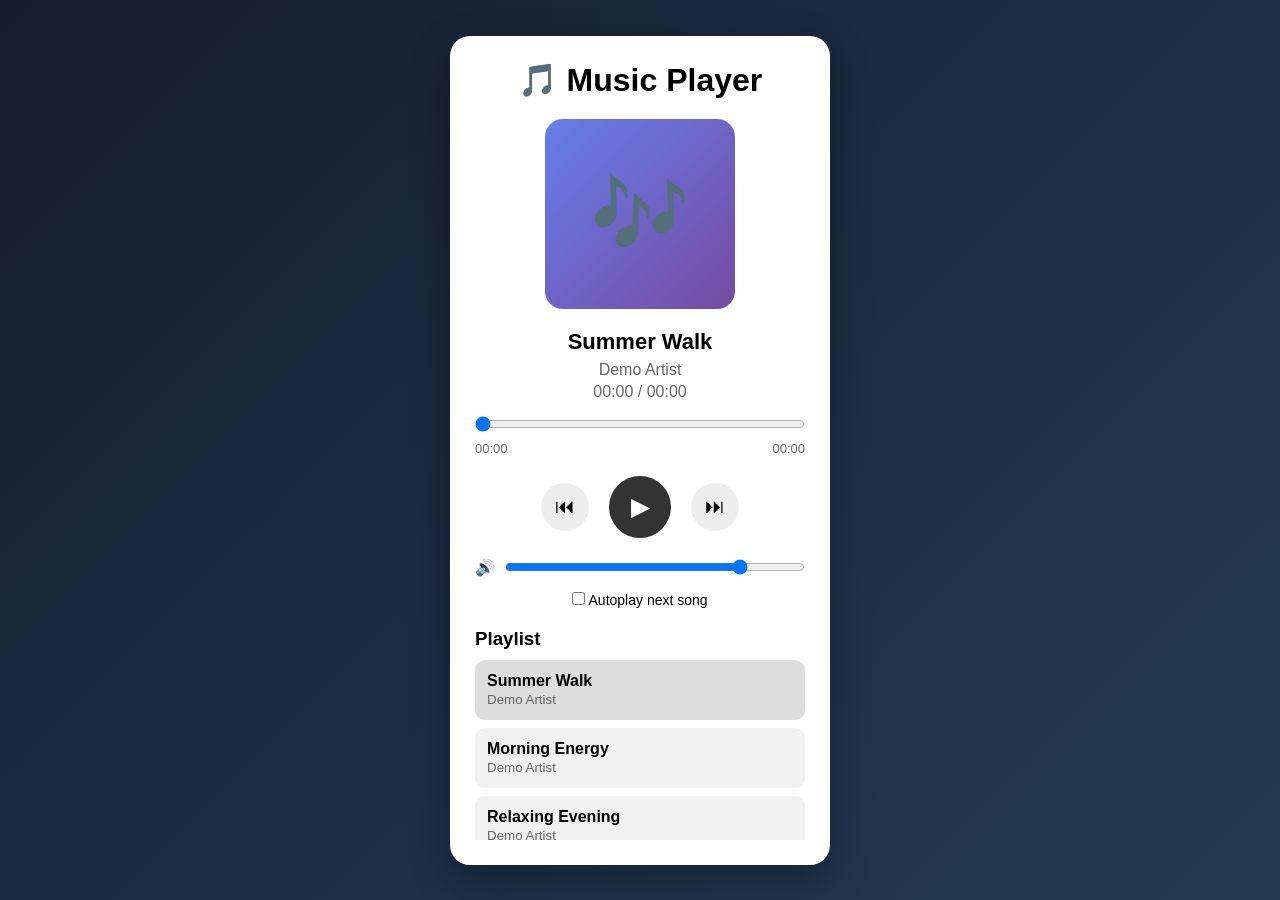
<file: codealpha_Music Player using JavaScript/index.html>
<!DOCTYPE html>
<html lang="en">
<head>
  <meta charset="UTF-8">
  <meta name="viewport" content="width=device-width, initial-scale=1.0">
  <title>Music Player using JavaScript</title>
  <link rel="stylesheet" href="style.css">
</head>
<body>
  <div class="player">
    <h1>🎵 Music Player</h1>

    <div class="cover">
      <div id="coverEmoji">🎶</div>
    </div>

    <div class="song-info">
      <h2 id="songTitle">Select a song</h2>
      <p id="artist">Artist</p>
      <p id="duration">00:00 / 00:00</p>
    </div>

    <input type="range" id="progress" value="0" min="0" max="100">

    <div class="time">
      <span id="currentTime">00:00</span>
      <span id="totalTime">00:00</span>
    </div>

    <div class="controls">
      <button id="prevBtn" title="Previous">⏮</button>
      <button id="playBtn" class="play" title="Play/Pause">▶</button>
      <button id="nextBtn" title="Next">⏭</button>
    </div>

    <div class="volume">
      <span>🔊</span>
      <input type="range" id="volume" min="0" max="1" step="0.01" value="0.8">
    </div>

    <label class="autoplay">
      <input type="checkbox" id="autoplay">
      Autoplay next song
    </label>

    <h3>Playlist</h3>
    <div id="playlist" class="playlist"></div>

    <audio id="audio"></audio>
  </div>

  <script src="script.js"></script>
</body>
</html>
</file>
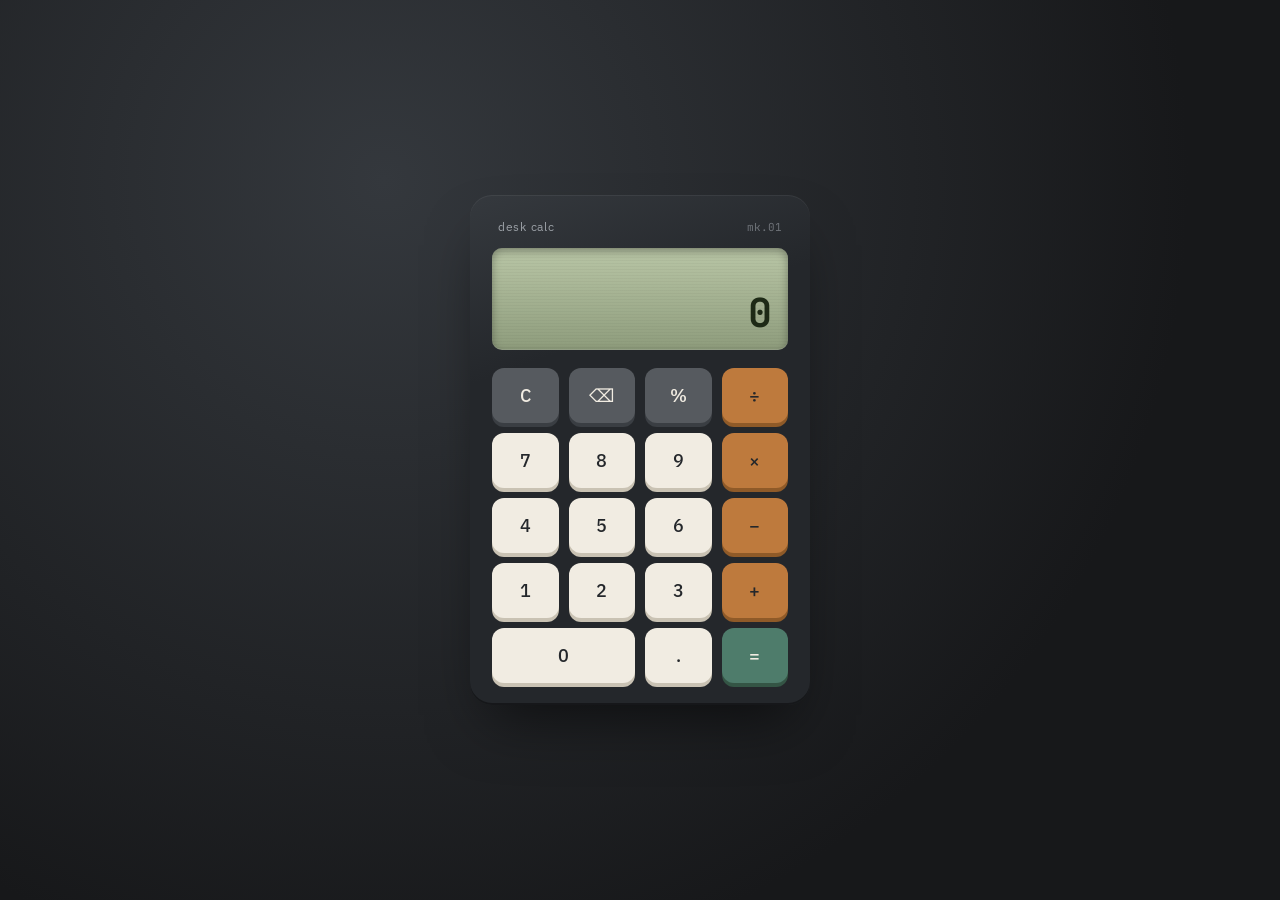
<file: codealpha_Build a Calculator/build a calculator.html>
<!DOCTYPE html>
<html lang="en">
<head>
<meta charset="UTF-8">
<meta name="viewport" content="width=device-width, initial-scale=1.0">
<title>Calculator</title>
<link rel="preconnect" href="https://fonts.googleapis.com">
<link href="https://fonts.googleapis.com/css2?family=JetBrains+Mono:wght@400;500;700&family=IBM+Plex+Sans:wght@400;500;600&display=swap" rel="stylesheet">
<style>
  :root {
    --case: #24272B;
    --case-edge: #35393E;
    --display-bg: #B9C6A6;
    --display-shadow: #8E9C7C;
    --display-text: #1E2A16;
    --key-num: #F1ECE2;
    --key-num-text: #24272B;
    --key-num-shadow: #C9C2B3;
    --key-fn: #565A5F;
    --key-fn-text: #F1ECE2;
    --key-fn-shadow: #3A3E43;
    --key-op: #BE7A3D;
    --key-op-text: #24272B;
    --key-op-shadow: #8F5A28;
    --key-eq: #4E7C6B;
    --key-eq-text: #F1ECE2;
    --key-eq-shadow: #345545;
  }

  * { box-sizing: border-box; }

  body {
    margin: 0;
    min-height: 100vh;
    display: flex;
    align-items: center;
    justify-content: center;
    background: radial-gradient(circle at 30% 20%, #34383D, #17181A 70%);
    font-family: 'IBM Plex Sans', sans-serif;
    padding: 24px;
  }

  .calculator {
    width: 340px;
    max-width: 100%;
    background: linear-gradient(160deg, var(--case-edge), var(--case) 30%);
    border-radius: 22px;
    padding: 22px;
    box-shadow:
      0 30px 60px -20px rgba(0,0,0,0.6),
      inset 0 1px 0 rgba(255,255,255,0.06),
      inset 0 -2px 0 rgba(0,0,0,0.4);
  }

  .brand {
    display: flex;
    justify-content: space-between;
    align-items: baseline;
    padding: 2px 6px 14px;
    color: #8B9095;
  }

  .brand .name {
    font-size: 12px;
    letter-spacing: 0.06em;
    color: #9BA0A6;
  }

  .brand .model {
    font-family: 'JetBrains Mono', monospace;
    font-size: 11px;
    color: #6E7278;
  }

  .display {
    background: linear-gradient(180deg, var(--display-bg), var(--display-shadow));
    border-radius: 10px;
    padding: 20px 16px 14px;
    margin-bottom: 18px;
    box-shadow: inset 0 3px 8px rgba(0,0,0,0.35), inset 0 -1px 0 rgba(255,255,255,0.15);
    position: relative;
    overflow: hidden;
  }

  .display::before {
    content: "";
    position: absolute;
    inset: 0;
    background: repeating-linear-gradient(
      to bottom,
      rgba(0,0,0,0.03) 0px,
      rgba(0,0,0,0.03) 1px,
      transparent 1px,
      transparent 3px
    );
    pointer-events: none;
  }

  .display .expression {
    font-family: 'JetBrains Mono', monospace;
    font-size: 14px;
    min-height: 18px;
    color: var(--display-text);
    opacity: 0.55;
    text-align: right;
    overflow-x: auto;
    white-space: nowrap;
    letter-spacing: 0.02em;
  }

  .display .expression::-webkit-scrollbar { display: none; }

  .display .result {
    font-family: 'JetBrains Mono', monospace;
    font-weight: 700;
    font-size: 40px;
    color: var(--display-text);
    text-align: right;
    line-height: 1.15;
    margin-top: 4px;
    overflow-x: auto;
    white-space: nowrap;
  }

  .display .result::-webkit-scrollbar { display: none; }

  .keys {
    display: grid;
    grid-template-columns: repeat(4, 1fr);
    gap: 10px;
  }

  button.key {
    border: none;
    border-radius: 12px;
    font-family: 'IBM Plex Sans', sans-serif;
    font-size: 18px;
    font-weight: 500;
    padding: 16px 0;
    cursor: pointer;
    position: relative;
    transition: transform 0.06s ease, box-shadow 0.06s ease;
    -webkit-tap-highlight-color: transparent;
  }

  button.key:active,
  button.key.pressed {
    transform: translateY(3px);
  }

  .key-num {
    background: var(--key-num);
    color: var(--key-num-text);
    box-shadow: 0 4px 0 var(--key-num-shadow);
  }
  .key-num:active, .key-num.pressed { box-shadow: 0 1px 0 var(--key-num-shadow); }

  .key-fn {
    background: var(--key-fn);
    color: var(--key-fn-text);
    box-shadow: 0 4px 0 var(--key-fn-shadow);
    font-size: 15px;
  }
  .key-fn:active, .key-fn.pressed { box-shadow: 0 1px 0 var(--key-fn-shadow); }

  .key-op {
    background: var(--key-op);
    color: var(--key-op-text);
    box-shadow: 0 4px 0 var(--key-op-shadow);
    font-size: 20px;
  }
  .key-op:active, .key-op.pressed { box-shadow: 0 1px 0 var(--key-op-shadow); }

  .key-eq {
    background: var(--key-eq);
    color: var(--key-eq-text);
    box-shadow: 0 4px 0 var(--key-eq-shadow);
  }
  .key-eq:active, .key-eq.pressed { box-shadow: 0 1px 0 var(--key-eq-shadow); }

  .span-2 { grid-column: span 2; }

  button.key:focus-visible {
    outline: 2px solid #E8B96A;
    outline-offset: 2px;
  }

  @media (prefers-reduced-motion: reduce) {
    button.key { transition: none; }
  }
</style>
</head>
<body>

  <div class="calculator">
    <div class="brand">
      <span class="name">desk calc</span>
      <span class="model">mk.01</span>
    </div>

    <div class="display">
      <div class="expression" id="expression">&nbsp;</div>
      <div class="result" id="result">0</div>
    </div>

    <div class="keys">
      <button class="key key-fn" data-action="clear">C</button>
      <button class="key key-fn" data-action="backspace">⌫</button>
      <button class="key key-fn" data-action="percent">%</button>
      <button class="key key-op" data-action="operator" data-value="÷">÷</button>

      <button class="key key-num" data-action="number" data-value="7">7</button>
      <button class="key key-num" data-action="number" data-value="8">8</button>
      <button class="key key-num" data-action="number" data-value="9">9</button>
      <button class="key key-op" data-action="operator" data-value="×">×</button>

      <button class="key key-num" data-action="number" data-value="4">4</button>
      <button class="key key-num" data-action="number" data-value="5">5</button>
      <button class="key key-num" data-action="number" data-value="6">6</button>
      <button class="key key-op" data-action="operator" data-value="−">−</button>

      <button class="key key-num" data-action="number" data-value="1">1</button>
      <button class="key key-num" data-action="number" data-value="2">2</button>
      <button class="key key-num" data-action="number" data-value="3">3</button>
      <button class="key key-op" data-action="operator" data-value="+">+</button>

      <button class="key key-num span-2" data-action="number" data-value="0">0</button>
      <button class="key key-num" data-action="decimal">.</button>
      <button class="key key-eq" data-action="equals">=</button>
    </div>
  </div>

<script>
(function () {
  const expressionEl = document.getElementById('expression');
  const resultEl = document.getElementById('result');

  let currentInput = '0';
  let previousValue = null;
  let pendingOperator = null;
  let justEvaluated = false;

  const opSymbolToJs = { '÷': '/', '×': '*', '−': '-', '+': '+' };

  function formatNumber(numStr) {
    if (numStr === '' || numStr === '-') return numStr;
    const num = Number(numStr);
    if (!isFinite(num)) return 'Error';
    // Limit displayed precision to avoid float noise, but keep as string during entry
    let str = numStr;
    if (str.includes('.') === false) return str;
    return str;
  }

  function updateDisplay() {
    resultEl.textContent = currentInput;
    if (previousValue !== null && pendingOperator) {
      expressionEl.textContent = `${previousValue} ${pendingOperator}`;
    } else {
      expressionEl.textContent = '\u00A0';
    }
  }

  function inputDigit(digit) {
    if (justEvaluated) {
      currentInput = digit;
      justEvaluated = false;
      previousValue = null;
      pendingOperator = null;
      updateDisplay();
      return;
    }
    if (currentInput === '0') {
      currentInput = digit;
    } else {
      if (currentInput.replace('-', '').replace('.', '').length >= 14) return;
      currentInput += digit;
    }
    updateDisplay();
  }

  function inputDecimal() {
    if (justEvaluated) {
      currentInput = '0.';
      justEvaluated = false;
      previousValue = null;
      pendingOperator = null;
      updateDisplay();
      return;
    }
    if (!currentInput.includes('.')) {
      currentInput += '.';
      updateDisplay();
    }
  }

  function clearAll() {
    currentInput = '0';
    previousValue = null;
    pendingOperator = null;
    justEvaluated = false;
    updateDisplay();
  }

  function backspace() {
    if (justEvaluated) {
      clearAll();
      return;
    }
    if (currentInput.length <= 1 || (currentInput.length === 2 && currentInput.startsWith('-'))) {
      currentInput = '0';
    } else {
      currentInput = currentInput.slice(0, -1);
    }
    updateDisplay();
  }

  function toggleSign() {
    if (currentInput === '0') return;
    currentInput = currentInput.startsWith('-') ? currentInput.slice(1) : '-' + currentInput;
    updateDisplay();
  }

  function percent() {
    const val = parseFloat(currentInput);
    if (isNaN(val)) return;
    currentInput = trimResult(val / 100);
    updateDisplay();
  }

  function trimResult(num) {
    if (!isFinite(num)) return 'Error';
    // round to avoid float artifacts, keep up to 10 significant decimal digits
    let rounded = Math.round((num + Number.EPSILON) * 1e10) / 1e10;
    let str = String(rounded);
    if (str.length > 15) {
      str = rounded.toPrecision(10).replace(/\.?0+$/, '').replace(/\.?0+e/, 'e');
    }
    return str;
  }

  function compute(a, op, b) {
    switch (op) {
      case '+': return a + b;
      case '-': return a - b;
      case '*': return a * b;
      case '/': return b === 0 ? NaN : a / b;
      default: return b;
    }
  }

  function setOperator(symbol) {
    if (pendingOperator && previousValue !== null && !justEvaluated) {
      // chain operations
      const a = parseFloat(previousValue);
      const b = parseFloat(currentInput);
      const jsOp = opSymbolToJs[pendingOperator];
      const res = compute(a, jsOp, b);
      previousValue = trimResult(res);
      currentInput = previousValue;
    } else {
      previousValue = currentInput;
    }
    pendingOperator = symbol;
    justEvaluated = false;
    updateDisplay();
  }

  function equals() {
    if (pendingOperator === null || previousValue === null) return;
    const a = parseFloat(previousValue);
    const b = parseFloat(currentInput);
    const jsOp = opSymbolToJs[pendingOperator];
    const res = compute(a, jsOp, b);
    const resultStr = trimResult(res);
    expressionEl.textContent = `${previousValue} ${pendingOperator} ${currentInput} =`;
    currentInput = resultStr === 'Error' ? 'Error' : resultStr;
    previousValue = null;
    pendingOperator = null;
    justEvaluated = true;
    resultEl.textContent = currentInput;
  }

  function flashKey(btn) {
    if (!btn) return;
    btn.classList.add('pressed');
    setTimeout(() => btn.classList.remove('pressed'), 100);
  }

  document.querySelectorAll('.key').forEach(btn => {
    btn.addEventListener('click', () => {
      const action = btn.dataset.action;
      const value = btn.dataset.value;
      switch (action) {
        case 'number': inputDigit(value); break;
        case 'decimal': inputDecimal(); break;
        case 'clear': clearAll(); break;
        case 'backspace': backspace(); break;
        case 'percent': percent(); break;
        case 'operator': setOperator(value); break;
        case 'equals': equals(); break;
      }
    });
  });

  const keyMap = {
    '0': () => inputDigit('0'), '1': () => inputDigit('1'), '2': () => inputDigit('2'),
    '3': () => inputDigit('3'), '4': () => inputDigit('4'), '5': () => inputDigit('5'),
    '6': () => inputDigit('6'), '7': () => inputDigit('7'), '8': () => inputDigit('8'),
    '9': () => inputDigit('9'),
    '.': () => inputDecimal(),
    '+': () => setOperator('+'),
    '-': () => setOperator('−'),
    '*': () => setOperator('×'),
    '/': () => setOperator('÷'),
    'Enter': () => equals(),
    '=': () => equals(),
    'Backspace': () => backspace(),
    'Escape': () => clearAll(),
    '%': () => percent(),
  };

  const selectorMap = {
    '0': '[data-action="number"][data-value="0"]',
    '1': '[data-action="number"][data-value="1"]',
    '2': '[data-action="number"][data-value="2"]',
    '3': '[data-action="number"][data-value="3"]',
    '4': '[data-action="number"][data-value="4"]',
    '5': '[data-action="number"][data-value="5"]',
    '6': '[data-action="number"][data-value="6"]',
    '7': '[data-action="number"][data-value="7"]',
    '8': '[data-action="number"][data-value="8"]',
    '9': '[data-action="number"][data-value="9"]',
    '.': '[data-action="decimal"]',
    '+': '[data-action="operator"][data-value="+"]',
    '-': '[data-action="operator"][data-value="−"]',
    '*': '[data-action="operator"][data-value="×"]',
    '/': '[data-action="operator"][data-value="÷"]',
    'Enter': '[data-action="equals"]',
    '=': '[data-action="equals"]',
    'Backspace': '[data-action="backspace"]',
    'Escape': '[data-action="clear"]',
    '%': '[data-action="percent"]',
  };

  window.addEventListener('keydown', (e) => {
    if (keyMap[e.key]) {
      e.preventDefault();
      keyMap[e.key]();
      const sel = selectorMap[e.key];
      if (sel) flashKey(document.querySelector(sel));
    }
  });

  updateDisplay();
})();
</script>

</body>
</html>
</file>
<file: codealpha_Music Player using JavaScript/style.css>
* {
  box-sizing: border-box;
  margin: 0;
  padding: 0;
}

body {
  min-height: 100vh;
  display: flex;
  justify-content: center;
  align-items: center;
  font-family: Arial, sans-serif;
  background: linear-gradient(135deg, #141e30, #243b55);
  padding: 20px;
}

.player {
  width: 380px;
  max-width: 100%;
  background: white;
  border-radius: 20px;
  padding: 25px;
  text-align: center;
  box-shadow: 0 15px 40px rgba(0, 0, 0, 0.3);
}

h1 {
  margin-bottom: 20px;
}

.cover {
  width: 190px;
  height: 190px;
  margin: auto;
  border-radius: 18px;
  background: linear-gradient(135deg, #667eea, #764ba2);
  display: flex;
  align-items: center;
  justify-content: center;
  font-size: 80px;
}

.song-info {
  margin: 20px 0 15px;
}

.song-info h2 {
  font-size: 22px;
  margin-bottom: 6px;
}

.song-info p {
  color: #666;
  margin: 4px 0;
}

#progress,
#volume {
  width: 100%;
  cursor: pointer;
}

.time {
  display: flex;
  justify-content: space-between;
  font-size: 13px;
  color: #666;
  margin-top: 5px;
}

.controls {
  display: flex;
  justify-content: center;
  align-items: center;
  gap: 20px;
  margin: 20px 0;
}

.controls button {
  border: none;
  background: #eeeeee;
  border-radius: 50%;
  width: 48px;
  height: 48px;
  font-size: 20px;
  cursor: pointer;
}

.controls button:hover {
  transform: scale(1.08);
}

.controls .play {
  width: 62px;
  height: 62px;
  background: #333;
  color: white;
  font-size: 25px;
}

.volume {
  display: flex;
  align-items: center;
  gap: 10px;
  margin-bottom: 15px;
}

.volume input {
  flex: 1;
}

.autoplay {
  display: block;
  margin-bottom: 20px;
  font-size: 14px;
}

h3 {
  text-align: left;
  margin-bottom: 10px;
}

.playlist {
  max-height: 180px;
  overflow-y: auto;
  text-align: left;
}

.song-item {
  padding: 12px;
  margin-bottom: 8px;
  border-radius: 10px;
  background: #f1f1f1;
  cursor: pointer;
}

.song-item:hover,
.song-item.active {
  background: #dddddd;
}

.song-item strong {
  display: block;
}

.song-item small {
  color: #666;
}

@media (max-width: 420px) {
  .player {
    padding: 18px;
  }

  .cover {
    width: 150px;
    height: 150px;
    font-size: 60px;
  }
}
</file>
